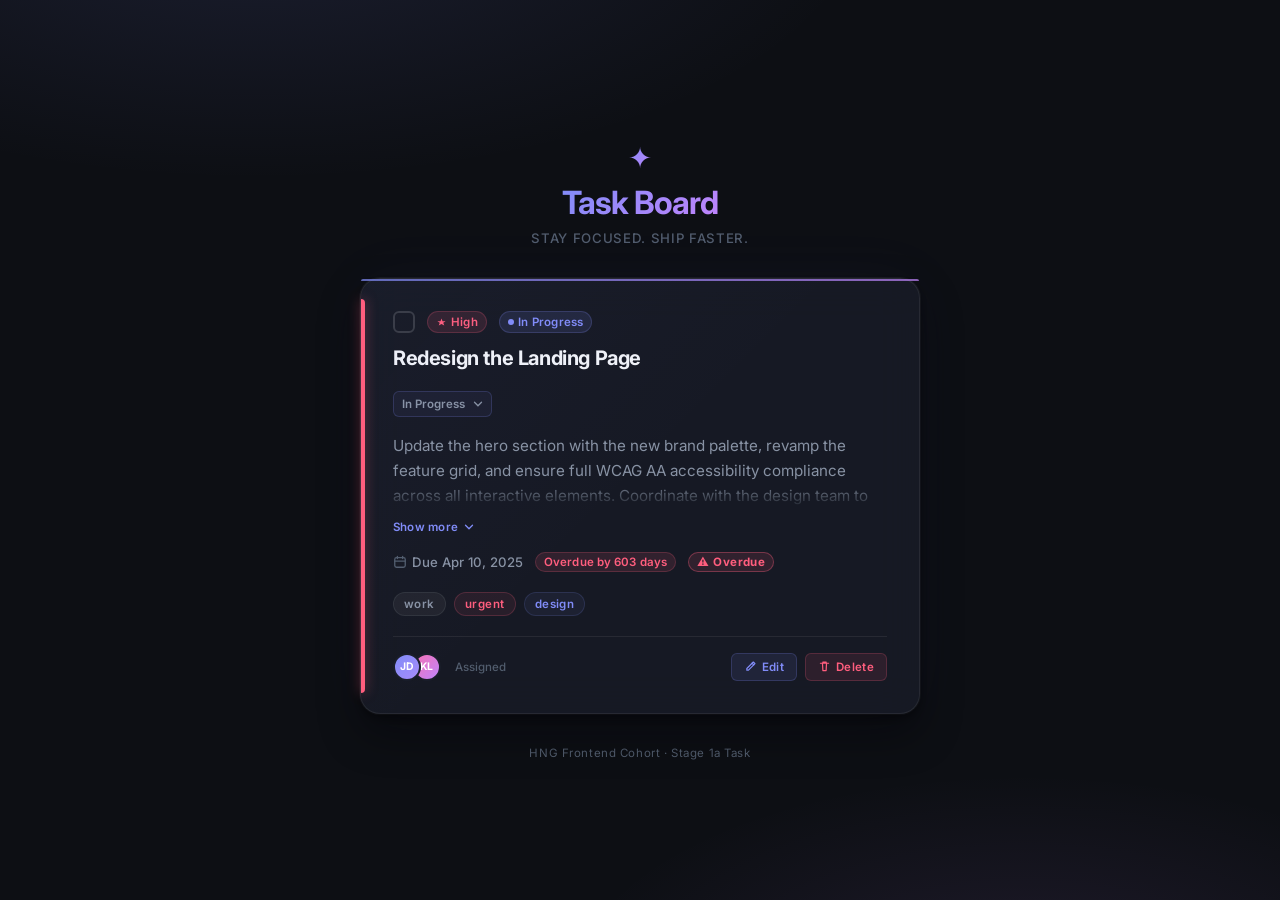
<file: HNG First Task/index.html>
<!DOCTYPE html>
<html lang="en">

<head>
  <meta charset="UTF-8" />
  <meta name="viewport" content="width=device-width, initial-scale=1.0" />
  <meta name="description"
    content="An interactive, stateful Todo Card component — HNG Frontend Cohort Stage 1a. Supports editing, status transitions, priority changes, expand/collapse, and overdue tracking." />
  <title>Todo Card — HNG Stage 1a</title>
  <link rel="preconnect" href="https://fonts.googleapis.com" />
  <link rel="preconnect" href="https://fonts.gstatic.com" crossorigin />
  <link href="https://fonts.googleapis.com/css2?family=Inter:wght@400;500;600;700&display=swap" rel="stylesheet" />
  <link rel="stylesheet" href="style.css" />
</head>

<body>
  <main class="page-wrapper">
    <header class="page-header">
      <div class="logo-mark" aria-hidden="true">✦</div>
      <h1 class="page-title">Task Board</h1>
      <p class="page-subtitle">Stay focused. Ship faster.</p>
    </header>

    <!-- ============================================================
           TODO CARD — Stage 1a (all Stage 0 + new testids)
      ============================================================ -->
    <article
      class="todo-card"
      data-testid="test-todo-card"
      aria-label="Todo item: Redesign the landing page"
      data-priority="high"
      data-status="in-progress"
    >

      <!-- ══ Priority Indicator (left border accent, changes by priority) ══ -->
      <div class="priority-indicator" data-testid="test-todo-priority-indicator" aria-hidden="true"></div>

      <!-- ══ VIEW MODE ══ -->
      <div class="view-mode">

        <!-- ── Card Header ── -->
        <header class="card-header">
          <div class="card-header-top">

            <!-- Checkbox toggle -->
            <div class="checkbox-wrapper">
              <input
                type="checkbox"
                id="todo-complete"
                data-testid="test-todo-complete-toggle"
                class="todo-checkbox"
                aria-label="Mark task as complete"
              />
              <label for="todo-complete" class="checkbox-label" aria-hidden="true">
                <span class="checkbox-custom" role="presentation">
                  <svg class="checkmark-icon" viewBox="0 0 12 10" fill="none" aria-hidden="true" focusable="false">
                    <path d="M1 5L4.5 8.5L11 1.5" stroke="currentColor" stroke-width="2" stroke-linecap="round"
                      stroke-linejoin="round" />
                  </svg>
                </span>
              </label>
            </div>

            <!-- Priority badge (display) -->
            <span class="priority-badge priority--high" data-testid="test-todo-priority" aria-label="Priority: High" role="status">
              <svg class="badge-icon" viewBox="0 0 16 16" fill="none" aria-hidden="true" focusable="false">
                <path d="M8 2L9.5 6H14L10.5 8.5L12 12.5L8 10L4 12.5L5.5 8.5L2 6H6.5L8 2Z" fill="currentColor" />
              </svg>
              High
            </span>

            <!-- Status badge (display only) -->
            <span class="status-badge status--in-progress" data-testid="test-todo-status" aria-label="Status: In Progress" role="status">
              <span class="status-dot" aria-hidden="true"></span>
              In Progress
            </span>
          </div>

          <!-- Task title -->
          <h2 class="card-title" data-testid="test-todo-title" id="card-title">
            Redesign the Landing Page
          </h2>
        </header>

        <!-- ── Card Body ── -->
        <div class="card-body">

          <!-- Status Control -->
          <div class="status-control-wrapper">
            <label for="status-control" class="sr-only">Task status</label>
            <select
              id="status-control"
              class="status-control"
              data-testid="test-todo-status-control"
              aria-label="Change task status"
            >
              <option value="pending">Pending</option>
              <option value="in-progress" selected>In Progress</option>
              <option value="done">Done</option>
            </select>
          </div>

          <!-- Description with expand/collapse -->
          <div class="description-block">
            <div
              class="card-collapsible"
              data-testid="test-todo-collapsible-section"
              id="todo-collapsible"
              aria-hidden="false"
            >
              <p class="card-description" data-testid="test-todo-description">
                Update the hero section with the new brand palette, revamp the
                feature grid, and ensure full WCAG AA accessibility compliance
                across all interactive elements. Coordinate with the design team
                to finalize typography choices and spacing system. Run Lighthouse
                audits on every breakpoint and address any regressions before the
                sprint demo on Friday.
              </p>
            </div>

            <button
              class="expand-toggle"
              data-testid="test-todo-expand-toggle"
              type="button"
              aria-expanded="false"
              aria-controls="todo-collapsible"
              aria-label="Show more description"
            >
              <span class="expand-toggle-text">Show more</span>
              <svg class="expand-icon" viewBox="0 0 16 16" fill="none" aria-hidden="true" focusable="false">
                <path d="M4 6L8 10L12 6" stroke="currentColor" stroke-width="1.5" stroke-linecap="round" stroke-linejoin="round" />
              </svg>
            </button>
          </div>

          <!-- Due date & time remaining -->
          <div class="time-info">
            <time class="due-date" data-testid="test-todo-due-date" datetime="2025-04-10T18:00:00Z" aria-label="Due date">
              <svg class="time-icon" viewBox="0 0 16 16" fill="none" aria-hidden="true" focusable="false">
                <rect x="2" y="3" width="12" height="11" rx="2" stroke="currentColor" stroke-width="1.5" />
                <path d="M5 1.5V4M11 1.5V4M2 7H14" stroke="currentColor" stroke-width="1.5" stroke-linecap="round" />
              </svg>
              Due Apr 10, 2025
            </time>

            <span
              class="time-remaining"
              data-testid="test-todo-time-remaining"
              aria-live="polite"
              aria-label="Time remaining"
              id="time-remaining-text"
            >
              <!-- populated by JS -->
            </span>

            <!-- Overdue indicator (shown conditionally by JS) -->
            <span
              class="overdue-indicator"
              data-testid="test-todo-overdue-indicator"
              aria-live="polite"
              role="alert"
              hidden
            >
              ⚠ Overdue
            </span>
          </div>
        </div>

        <!-- ── Tags ── -->
        <div class="card-tags" data-testid="test-todo-tags" aria-label="Tags">
          <ul role="list" class="tags-list">
            <li><span class="tag" data-testid="test-todo-tag-work" aria-label="Tag: work">work</span></li>
            <li><span class="tag tag--accent" data-testid="test-todo-tag-urgent" aria-label="Tag: urgent">urgent</span></li>
            <li><span class="tag tag--muted" aria-label="Tag: design">design</span></li>
          </ul>
        </div>

        <!-- ── Card Footer / Actions ── -->
        <footer class="card-footer">
          <div class="card-meta">
            <div class="avatar-group" aria-hidden="true">
              <div class="avatar avatar--1">JD</div>
              <div class="avatar avatar--2">KL</div>
            </div>
            <span class="assignee-label">Assigned</span>
          </div>

          <div class="card-actions" role="group" aria-label="Card actions">
            <button
              class="action-btn action-btn--edit"
              data-testid="test-todo-edit-button"
              aria-label="Edit task"
              type="button"
              id="edit-btn"
            >
              <svg viewBox="0 0 16 16" fill="none" class="btn-icon" aria-hidden="true" focusable="false">
                <path d="M11.5 2.5L13.5 4.5L5.5 12.5H3.5V10.5L11.5 2.5Z" stroke="currentColor" stroke-width="1.5"
                  stroke-linecap="round" stroke-linejoin="round" />
                <path d="M10 4L12 6" stroke="currentColor" stroke-width="1.5" stroke-linecap="round" />
              </svg>
              Edit
            </button>

            <button
              class="action-btn action-btn--delete"
              data-testid="test-todo-delete-button"
              aria-label="Delete task"
              type="button"
            >
              <svg viewBox="0 0 16 16" fill="none" class="btn-icon" aria-hidden="true" focusable="false">
                <path d="M3 4H13M6 4V2.5H10V4M5.5 4L6 13H10L10.5 4" stroke="currentColor" stroke-width="1.5"
                  stroke-linecap="round" stroke-linejoin="round" />
              </svg>
              Delete
            </button>
          </div>
        </footer>
      </div><!-- /view-mode -->

      <!-- ══ EDIT MODE FORM ══ -->
      <form
        class="edit-form"
        data-testid="test-todo-edit-form"
        aria-label="Edit task"
        hidden
        novalidate
      >
        <h3 class="edit-form-title">Edit Task</h3>

        <div class="form-group">
          <label for="edit-title" class="form-label">Title</label>
          <input
            type="text"
            id="edit-title"
            class="form-input"
            data-testid="test-todo-edit-title-input"
            placeholder="Task title"
            required
            autocomplete="off"
          />
        </div>

        <div class="form-group">
          <label for="edit-description" class="form-label">Description</label>
          <textarea
            id="edit-description"
            class="form-textarea"
            data-testid="test-todo-edit-description-input"
            placeholder="Describe the task…"
            rows="4"
          ></textarea>
        </div>

        <div class="form-row">
          <div class="form-group">
            <label for="edit-priority" class="form-label">Priority</label>
            <select
              id="edit-priority"
              class="form-select"
              data-testid="test-todo-edit-priority-select"
            >
              <option value="low">Low</option>
              <option value="medium">Medium</option>
              <option value="high" selected>High</option>
            </select>
          </div>

          <div class="form-group">
            <label for="edit-due-date" class="form-label">Due Date</label>
            <input
              type="date"
              id="edit-due-date"
              class="form-input"
              data-testid="test-todo-edit-due-date-input"
            />
          </div>
        </div>

        <div class="form-actions">
          <button
            type="button"
            class="action-btn action-btn--cancel"
            data-testid="test-todo-cancel-button"
            aria-label="Cancel editing"
          >
            Cancel
          </button>
          <button
            type="submit"
            class="action-btn action-btn--save"
            data-testid="test-todo-save-button"
            aria-label="Save changes"
          >
            <svg viewBox="0 0 16 16" fill="none" class="btn-icon" aria-hidden="true" focusable="false">
              <path d="M2 8L6 12L14 4" stroke="currentColor" stroke-width="2" stroke-linecap="round" stroke-linejoin="round" />
            </svg>
            Save
          </button>
        </div>
      </form><!-- /edit-form -->

      <!-- Completed overlay ribbon -->
      <div class="completed-ribbon" aria-hidden="true"><span>Done</span></div>

    </article>

    <p class="footer-note">HNG Frontend Cohort · Stage 1a Task</p>
  </main>

  <script src="app.js"></script>
</body>

</html>
</file>
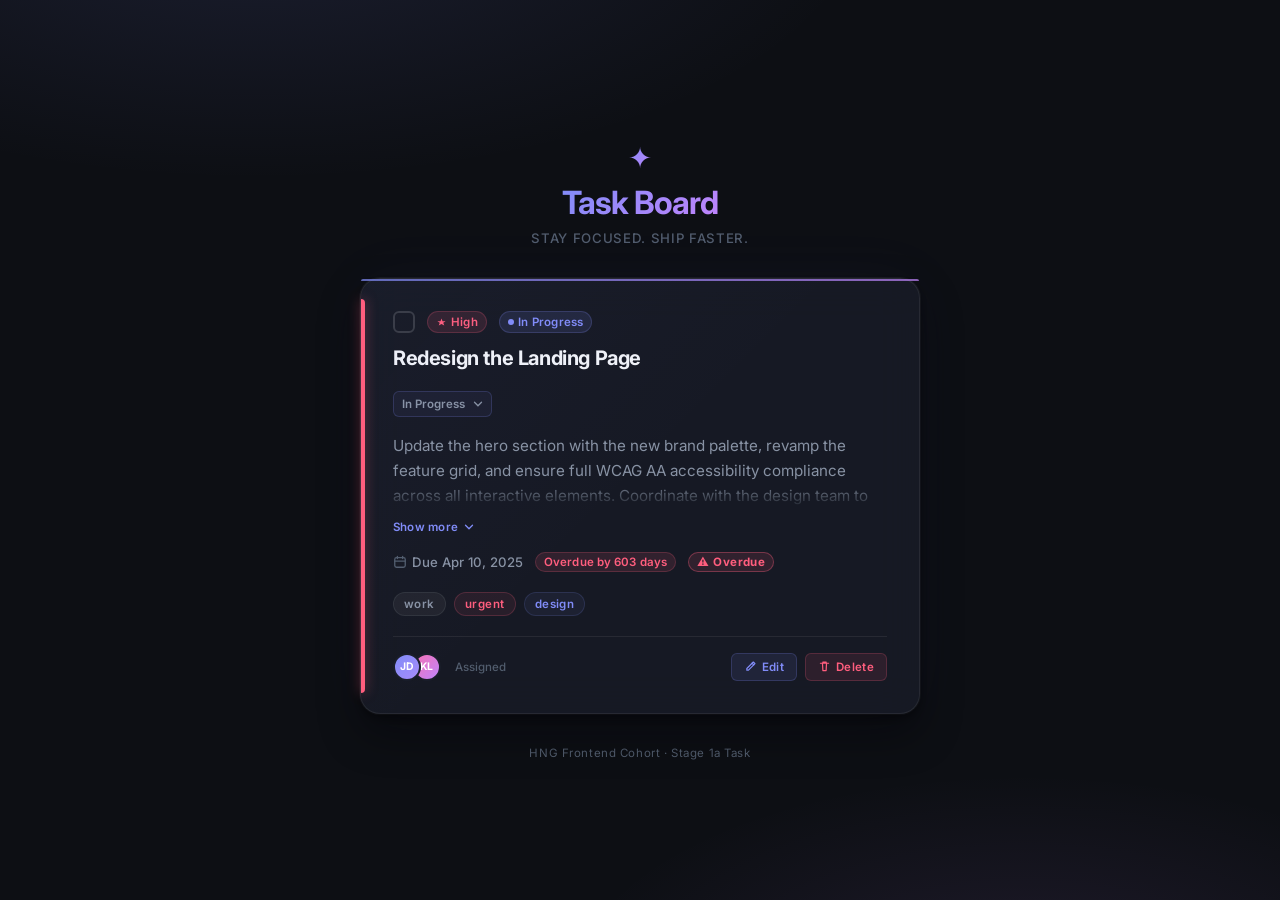
<file: HNG STage 1a/index.html>
<!DOCTYPE html>
<html lang="en">

<head>
  <meta charset="UTF-8" />
  <meta name="viewport" content="width=device-width, initial-scale=1.0" />
  <meta name="description"
    content="An interactive, stateful Todo Card component — HNG Frontend Cohort Stage 1a. Supports editing, status transitions, priority changes, expand/collapse, and overdue tracking." />
  <title>Todo Card — HNG Stage 1a</title>
  <link rel="preconnect" href="https://fonts.googleapis.com" />
  <link rel="preconnect" href="https://fonts.gstatic.com" crossorigin />
  <link href="https://fonts.googleapis.com/css2?family=Inter:wght@400;500;600;700&display=swap" rel="stylesheet" />
  <link rel="stylesheet" href="style.css" />
</head>

<body>
  <main class="page-wrapper">
    <header class="page-header">
      <div class="logo-mark" aria-hidden="true">✦</div>
      <h1 class="page-title">Task Board</h1>
      <p class="page-subtitle">Stay focused. Ship faster.</p>
    </header>

    <!-- ============================================================
           TODO CARD — Stage 1a (all Stage 0 + new testids)
      ============================================================ -->
    <article
      class="todo-card"
      data-testid="test-todo-card"
      aria-label="Todo item: Redesign the landing page"
      data-priority="high"
      data-status="in-progress"
    >

      <!-- ══ Priority Indicator (left border accent, changes by priority) ══ -->
      <div class="priority-indicator" data-testid="test-todo-priority-indicator" aria-hidden="true"></div>

      <!-- ══ VIEW MODE ══ -->
      <div class="view-mode">

        <!-- ── Card Header ── -->
        <header class="card-header">
          <div class="card-header-top">

            <!-- Checkbox toggle -->
            <div class="checkbox-wrapper">
              <input
                type="checkbox"
                id="todo-complete"
                data-testid="test-todo-complete-toggle"
                class="todo-checkbox"
                aria-label="Mark task as complete"
              />
              <label for="todo-complete" class="checkbox-label" aria-hidden="true">
                <span class="checkbox-custom" role="presentation">
                  <svg class="checkmark-icon" viewBox="0 0 12 10" fill="none" aria-hidden="true" focusable="false">
                    <path d="M1 5L4.5 8.5L11 1.5" stroke="currentColor" stroke-width="2" stroke-linecap="round"
                      stroke-linejoin="round" />
                  </svg>
                </span>
              </label>
            </div>

            <!-- Priority badge (display) -->
            <span class="priority-badge priority--high" data-testid="test-todo-priority" aria-label="Priority: High" role="status">
              <svg class="badge-icon" viewBox="0 0 16 16" fill="none" aria-hidden="true" focusable="false">
                <path d="M8 2L9.5 6H14L10.5 8.5L12 12.5L8 10L4 12.5L5.5 8.5L2 6H6.5L8 2Z" fill="currentColor" />
              </svg>
              High
            </span>

            <!-- Status badge (display only) -->
            <span class="status-badge status--in-progress" data-testid="test-todo-status" aria-label="Status: In Progress" role="status">
              <span class="status-dot" aria-hidden="true"></span>
              In Progress
            </span>
          </div>

          <!-- Task title -->
          <h2 class="card-title" data-testid="test-todo-title" id="card-title">
            Redesign the Landing Page
          </h2>
        </header>

        <!-- ── Card Body ── -->
        <div class="card-body">

          <!-- Status Control -->
          <div class="status-control-wrapper">
            <label for="status-control" class="sr-only">Task status</label>
            <select
              id="status-control"
              class="status-control"
              data-testid="test-todo-status-control"
              aria-label="Change task status"
            >
              <option value="pending">Pending</option>
              <option value="in-progress" selected>In Progress</option>
              <option value="done">Done</option>
            </select>
          </div>

          <!-- Description with expand/collapse -->
          <div class="description-block">
            <div
              class="card-collapsible"
              data-testid="test-todo-collapsible-section"
              id="todo-collapsible"
              aria-hidden="false"
            >
              <p class="card-description" data-testid="test-todo-description">
                Update the hero section with the new brand palette, revamp the
                feature grid, and ensure full WCAG AA accessibility compliance
                across all interactive elements. Coordinate with the design team
                to finalize typography choices and spacing system. Run Lighthouse
                audits on every breakpoint and address any regressions before the
                sprint demo on Friday.
              </p>
            </div>

            <button
              class="expand-toggle"
              data-testid="test-todo-expand-toggle"
              type="button"
              aria-expanded="false"
              aria-controls="todo-collapsible"
              aria-label="Show more description"
            >
              <span class="expand-toggle-text">Show more</span>
              <svg class="expand-icon" viewBox="0 0 16 16" fill="none" aria-hidden="true" focusable="false">
                <path d="M4 6L8 10L12 6" stroke="currentColor" stroke-width="1.5" stroke-linecap="round" stroke-linejoin="round" />
              </svg>
            </button>
          </div>

          <!-- Due date & time remaining -->
          <div class="time-info">
            <time class="due-date" data-testid="test-todo-due-date" datetime="2025-04-10T18:00:00Z" aria-label="Due date">
              <svg class="time-icon" viewBox="0 0 16 16" fill="none" aria-hidden="true" focusable="false">
                <rect x="2" y="3" width="12" height="11" rx="2" stroke="currentColor" stroke-width="1.5" />
                <path d="M5 1.5V4M11 1.5V4M2 7H14" stroke="currentColor" stroke-width="1.5" stroke-linecap="round" />
              </svg>
              Due Apr 10, 2025
            </time>

            <span
              class="time-remaining"
              data-testid="test-todo-time-remaining"
              aria-live="polite"
              aria-label="Time remaining"
              id="time-remaining-text"
            >
              <!-- populated by JS -->
            </span>

            <!-- Overdue indicator (shown conditionally by JS) -->
            <span
              class="overdue-indicator"
              data-testid="test-todo-overdue-indicator"
              aria-live="polite"
              role="alert"
              hidden
            >
              ⚠ Overdue
            </span>
          </div>
        </div>

        <!-- ── Tags ── -->
        <div class="card-tags" data-testid="test-todo-tags" aria-label="Tags">
          <ul role="list" class="tags-list">
            <li><span class="tag" data-testid="test-todo-tag-work" aria-label="Tag: work">work</span></li>
            <li><span class="tag tag--accent" data-testid="test-todo-tag-urgent" aria-label="Tag: urgent">urgent</span></li>
            <li><span class="tag tag--muted" aria-label="Tag: design">design</span></li>
          </ul>
        </div>

        <!-- ── Card Footer / Actions ── -->
        <footer class="card-footer">
          <div class="card-meta">
            <div class="avatar-group" aria-hidden="true">
              <div class="avatar avatar--1">JD</div>
              <div class="avatar avatar--2">KL</div>
            </div>
            <span class="assignee-label">Assigned</span>
          </div>

          <div class="card-actions" role="group" aria-label="Card actions">
            <button
              class="action-btn action-btn--edit"
              data-testid="test-todo-edit-button"
              aria-label="Edit task"
              type="button"
              id="edit-btn"
            >
              <svg viewBox="0 0 16 16" fill="none" class="btn-icon" aria-hidden="true" focusable="false">
                <path d="M11.5 2.5L13.5 4.5L5.5 12.5H3.5V10.5L11.5 2.5Z" stroke="currentColor" stroke-width="1.5"
                  stroke-linecap="round" stroke-linejoin="round" />
                <path d="M10 4L12 6" stroke="currentColor" stroke-width="1.5" stroke-linecap="round" />
              </svg>
              Edit
            </button>

            <button
              class="action-btn action-btn--delete"
              data-testid="test-todo-delete-button"
              aria-label="Delete task"
              type="button"
            >
              <svg viewBox="0 0 16 16" fill="none" class="btn-icon" aria-hidden="true" focusable="false">
                <path d="M3 4H13M6 4V2.5H10V4M5.5 4L6 13H10L10.5 4" stroke="currentColor" stroke-width="1.5"
                  stroke-linecap="round" stroke-linejoin="round" />
              </svg>
              Delete
            </button>
          </div>
        </footer>
      </div><!-- /view-mode -->

      <!-- ══ EDIT MODE FORM ══ -->
      <form
        class="edit-form"
        data-testid="test-todo-edit-form"
        aria-label="Edit task"
        hidden
        novalidate
      >
        <h3 class="edit-form-title">Edit Task</h3>

        <div class="form-group">
          <label for="edit-title" class="form-label">Title</label>
          <input
            type="text"
            id="edit-title"
            class="form-input"
            data-testid="test-todo-edit-title-input"
            placeholder="Task title"
            required
            autocomplete="off"
          />
        </div>

        <div class="form-group">
          <label for="edit-description" class="form-label">Description</label>
          <textarea
            id="edit-description"
            class="form-textarea"
            data-testid="test-todo-edit-description-input"
            placeholder="Describe the task…"
            rows="4"
          ></textarea>
        </div>

        <div class="form-row">
          <div class="form-group">
            <label for="edit-priority" class="form-label">Priority</label>
            <select
              id="edit-priority"
              class="form-select"
              data-testid="test-todo-edit-priority-select"
            >
              <option value="low">Low</option>
              <option value="medium">Medium</option>
              <option value="high" selected>High</option>
            </select>
          </div>

          <div class="form-group">
            <label for="edit-due-date" class="form-label">Due Date</label>
            <input
              type="date"
              id="edit-due-date"
              class="form-input"
              data-testid="test-todo-edit-due-date-input"
            />
          </div>
        </div>

        <div class="form-actions">
          <button
            type="button"
            class="action-btn action-btn--cancel"
            data-testid="test-todo-cancel-button"
            aria-label="Cancel editing"
          >
            Cancel
          </button>
          <button
            type="submit"
            class="action-btn action-btn--save"
            data-testid="test-todo-save-button"
            aria-label="Save changes"
          >
            <svg viewBox="0 0 16 16" fill="none" class="btn-icon" aria-hidden="true" focusable="false">
              <path d="M2 8L6 12L14 4" stroke="currentColor" stroke-width="2" stroke-linecap="round" stroke-linejoin="round" />
            </svg>
            Save
          </button>
        </div>
      </form><!-- /edit-form -->

      <!-- Completed overlay ribbon -->
      <div class="completed-ribbon" aria-hidden="true"><span>Done</span></div>

    </article>

    <p class="footer-note">HNG Frontend Cohort · Stage 1a Task</p>
  </main>

  <script src="app.js"></script>
</body>

</html>
</file>
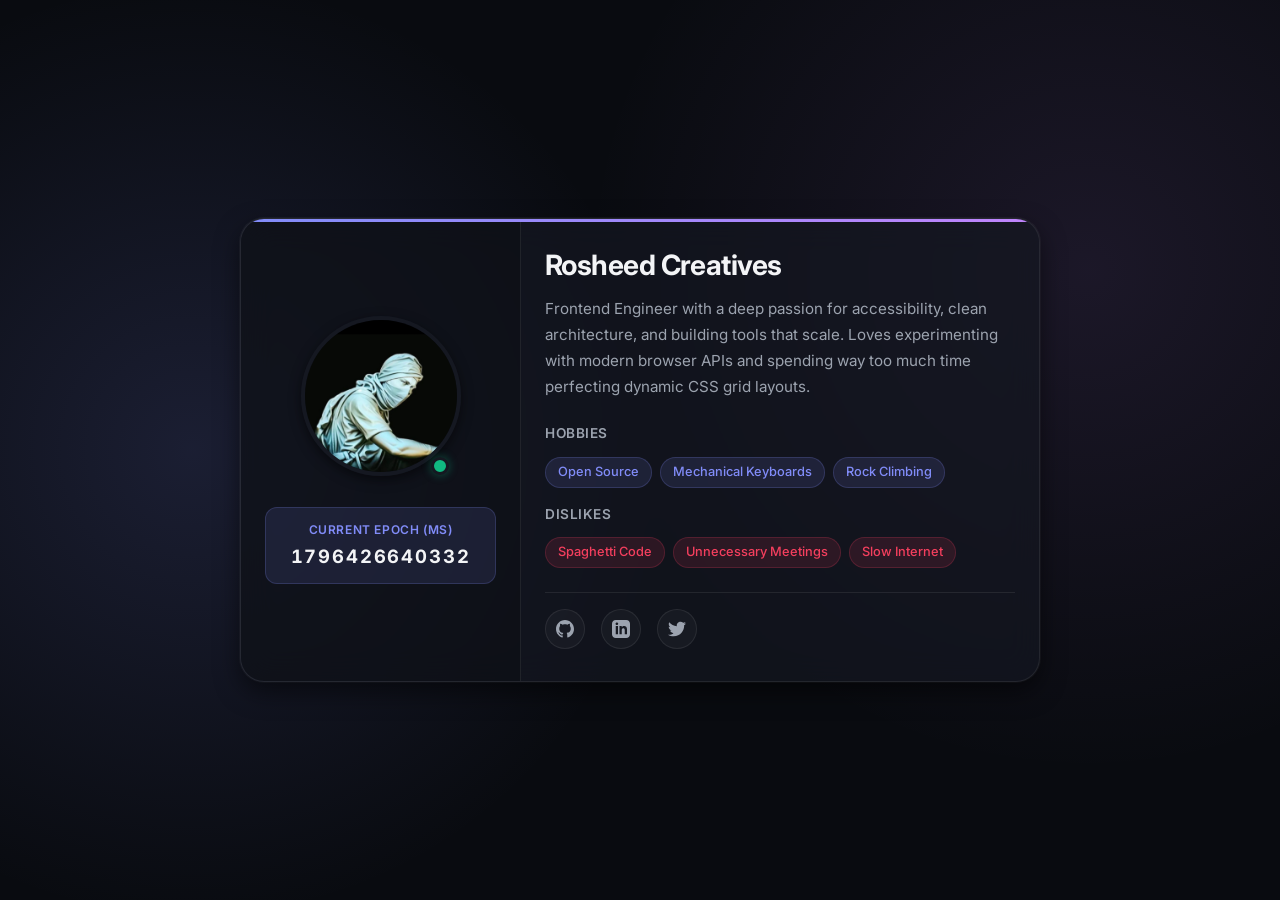
<file: HNG Stage 1b/index.html>
<!DOCTYPE html>
<html lang="en">

<head>
  <meta charset="UTF-8">
  <meta name="viewport" content="width=device-width, initial-scale=1.0">
  <title>Developer Profile</title>
  <meta name="description" content="Testable Developer Profile Card - Stage 1B HNG Cohort" />
  <link rel="preconnect" href="https://fonts.googleapis.com">
  <link rel="preconnect" href="https://fonts.gstatic.com" crossorigin>
  <link href="https://fonts.googleapis.com/css2?family=Inter:wght@400;500;600;700&display=swap" rel="stylesheet">
  <link rel="stylesheet" href="style.css">
</head>

<body>

  <main class="page-wrapper">
    <article class="profile-card" data-testid="test-profile-card" aria-labelledby="profile-name">

      <!-- Layout Container -->
      <div class="card-layout">

        <!-- Left Side: Avatar and Quick Stats -->
        <div class="card-sidebar">
          <figure class="avatar-container">
            <img src="./avatar.jpg"
              alt="Profile photograph of the user" class="avatar-image" data-testid="test-user-avatar" />
            <div class="status-indicator" aria-hidden="true"></div>
          </figure>

          <div class="live-time-container">
            <span class="time-label">Current Epoch (ms)</span>
            <span class="time-value" data-testid="test-user-time" aria-live="polite" role="timer"></span>
          </div>
        </div>

        <!-- Right Side: Details -->
        <div class="card-content">
          <header class="card-header">
            <h2 id="profile-name" class="user-name" data-testid="test-user-name">Rosheed Creatives</h2>
            <p class="user-bio" data-testid="test-user-bio">
              Frontend Engineer with a deep passion for accessibility, clean architecture, and building tools that
              scale. Loves experimenting with modern browser APIs and spending way too much time perfecting dynamic CSS
              grid layouts.
            </p>
          </header>

          <div class="info-sections">
            <section class="info-block" aria-labelledby="hobbies-title">
              <h3 id="hobbies-title" class="section-title">Hobbies</h3>
              <ul class="tags-list" data-testid="test-user-hobbies">
                <li class="tag">Open Source</li>
                <li class="tag">Mechanical Keyboards</li>
                <li class="tag">Rock Climbing</li>
              </ul>
            </section>

            <section class="info-block" aria-labelledby="dislikes-title">
              <h3 id="dislikes-title" class="section-title">Dislikes</h3>
              <ul class="tags-list tags-list--negative" data-testid="test-user-dislikes">
                <li class="tag">Spaghetti Code</li>
                <li class="tag">Unnecessary Meetings</li>
                <li class="tag">Slow Internet</li>
              </ul>
            </section>
          </div>

          <footer class="card-footer">
            <h3 class="sr-only">Social Links</h3>
            <nav data-testid="test-user-social-links" aria-label="Social connections">
              <ul class="social-list">
                <li>
                  <a href="https://github.com" target="_blank" rel="noopener noreferrer" class="social-link"
                    data-testid="test-user-social-github" aria-label="Github Profile">
                    <svg viewBox="0 0 24 24" fill="currentColor" aria-hidden="true" focusable="false">
                      <path
                        d="M12 0c-6.626 0-12 5.373-12 12 0 5.302 3.438 9.8 8.207 11.387.599.111.793-.261.793-.577v-2.234c-3.338.726-4.033-1.416-4.033-1.416-.546-1.387-1.333-1.756-1.333-1.756-1.089-.745.083-.729.083-.729 1.205.084 1.839 1.237 1.839 1.237 1.07 1.834 2.807 1.304 3.492.997.107-.775.418-1.305.762-1.604-2.665-.305-5.467-1.334-5.467-5.931 0-1.311.469-2.381 1.236-3.221-.124-.303-.535-1.524.117-3.176 0 0 1.008-.322 3.301 1.23.957-.266 1.983-.399 3.003-.404 1.02.005 2.047.138 3.006.404 2.291-1.552 3.297-1.23 3.297-1.23.653 1.653.242 2.874.118 3.176.77.84 1.235 1.911 1.235 3.221 0 4.609-2.807 5.624-5.479 5.921.43.372.823 1.102.823 2.222v3.293c0 .319.192.694.801.576 4.765-1.589 8.199-6.086 8.199-11.386 0-6.627-5.373-12-12-12z" />
                    </svg>
                  </a>
                </li>
                <li>
                  <a href="https://linkedin.com" target="_blank" rel="noopener noreferrer" class="social-link"
                    data-testid="test-user-social-linkedin" aria-label="LinkedIn Profile">
                    <svg viewBox="0 0 24 24" fill="currentColor" aria-hidden="true" focusable="false">
                      <path
                        d="M19 0h-14c-2.761 0-5 2.239-5 5v14c0 2.761 2.239 5 5 5h14c2.762 0 5-2.239 5-5v-14c0-2.761-2.238-5-5-5zm-11 19h-3v-11h3v11zm-1.5-12.268c-.966 0-1.75-.79-1.75-1.764s.784-1.764 1.75-1.764 1.75.79 1.75 1.764-.783 1.764-1.75 1.764zm13.5 12.268h-3v-5.604c0-3.368-4-3.113-4 0v5.604h-3v-11h3v1.765c1.396-2.586 7-2.777 7 2.476v6.759z" />
                    </svg>
                  </a>
                </li>
                <li>
                  <a href="https://twitter.com" target="_blank" rel="noopener noreferrer" class="social-link"
                    data-testid="test-user-social-twitter" aria-label="Twitter Profile">
                    <svg viewBox="0 0 24 24" fill="currentColor" aria-hidden="true" focusable="false">
                      <path
                        d="M24 4.557c-.883.392-1.832.656-2.828.775 1.017-.609 1.798-1.574 2.165-2.724-.951.564-2.005.974-3.127 1.195-.897-.957-2.178-1.555-3.594-1.555-3.179 0-5.515 2.966-4.797 6.045-4.091-.205-7.719-2.165-10.148-5.144-1.29 2.213-.669 5.108 1.523 6.574-.806-.026-1.566-.247-2.229-.616-.054 2.281 1.581 4.415 3.949 4.89-.693.188-1.452.232-2.224.084.626 1.956 2.444 3.379 4.6 3.419-2.07 1.623-4.678 2.348-7.29 2.04 2.179 1.397 4.768 2.212 7.548 2.212 9.142 0 14.307-7.721 13.995-14.646.962-.695 1.797-1.562 2.457-2.549z" />
                    </svg>
                  </a>
                </li>
              </ul>
            </nav>
          </footer>
        </div>

      </div>
    </article>
  </main>

  <script src="app.js"></script>
</body>

</html>
</file>
<file: HNG First Task/style.css>
/* ================================================================
   DESIGN TOKENS
   ================================================================ */
:root {
  --clr-bg: #0d0f14;
  --clr-bg-2: #13161e;
  --clr-surface: #1a1e2a;
  --clr-surface-glass: rgba(26, 30, 42, 0.75);
  --clr-border: rgba(255, 255, 255, 0.07);
  --clr-border-hover: rgba(255, 255, 255, 0.15);

  --clr-text-primary: #f0f2f8;
  --clr-text-secondary: #8892a4;
  --clr-text-muted: #525d6e;

  /* Priority */
  --clr-high: #ff5e7e;
  --clr-high-bg: rgba(255, 94, 126, 0.12);
  --clr-medium: #f59e0b;
  --clr-medium-bg: rgba(245, 158, 11, 0.12);
  --clr-low: #34d399;
  --clr-low-bg: rgba(52, 211, 153, 0.12);

  /* Status */
  --clr-in-progress: #818cf8;
  --clr-in-progress-bg: rgba(129, 140, 248, 0.12);
  --clr-done: #34d399;
  --clr-done-bg: rgba(52, 211, 153, 0.12);
  --clr-pending: #f59e0b;
  --clr-pending-bg: rgba(245, 158, 11, 0.12);

  /* Actions */
  --clr-edit: #818cf8;
  --clr-edit-bg: rgba(129, 140, 248, 0.1);
  --clr-delete: #ff5e7e;
  --clr-delete-bg: rgba(255, 94, 126, 0.1);
  --clr-save: #34d399;
  --clr-save-bg: rgba(52, 211, 153, 0.1);
  --clr-cancel: #8892a4;
  --clr-cancel-bg: rgba(136, 146, 164, 0.1);

  /* Accent gradient */
  --gradient-accent: linear-gradient(135deg, #818cf8 0%, #c084fc 100%);
  --gradient-bg: radial-gradient(
      ellipse 80% 50% at 20% -10%,
      rgba(129, 140, 248, 0.12) 0%,
      transparent 60%
    ),
    radial-gradient(
      ellipse 60% 40% at 80% 110%,
      rgba(192, 132, 252, 0.1) 0%,
      transparent 60%
    );

  /* Spacing */
  --sp-1: 4px;
  --sp-2: 8px;
  --sp-3: 12px;
  --sp-4: 16px;
  --sp-5: 20px;
  --sp-6: 24px;
  --sp-8: 32px;

  /* Radius */
  --radius-sm: 6px;
  --radius-md: 12px;
  --radius-lg: 20px;
  --radius-pill: 100px;

  /* Typography */
  --font-sans: "Inter", system-ui, -apple-system, sans-serif;
  --fs-xs: 0.72rem;
  --fs-sm: 0.825rem;
  --fs-base: 0.95rem;
  --fs-lg: 1.15rem;
  --fs-xl: 1.5rem;
  --fs-2xl: 2rem;

  /* Shadows */
  --shadow-card: 0 4px 6px rgba(0, 0, 0, 0.3),
    0 20px 40px rgba(0, 0, 0, 0.4), 0 0 0 1px rgba(255, 255, 255, 0.05),
    0 0 60px rgba(129, 140, 248, 0.05);
  --shadow-card-hover: 0 8px 12px rgba(0, 0, 0, 0.35),
    0 28px 56px rgba(0, 0, 0, 0.5), 0 0 0 1px rgba(129, 140, 248, 0.2),
    0 0 80px rgba(129, 140, 248, 0.1);
  --shadow-btn-edit: 0 4px 14px rgba(129, 140, 248, 0.25);
  --shadow-btn-delete: 0 4px 14px rgba(255, 94, 126, 0.25);

  /* Transitions */
  --transition-fast: 150ms ease;
  --transition-base: 250ms ease;
  --transition-smooth: 350ms cubic-bezier(0.4, 0, 0.2, 1);
}

/* ================================================================
   RESET & BASE
   ================================================================ */
*,
*::before,
*::after {
  box-sizing: border-box;
  margin: 0;
  padding: 0;
}

html {
  scroll-behavior: smooth;
}

body {
  font-family: var(--font-sans);
  background-color: var(--clr-bg);
  background-image: var(--gradient-bg);
  background-attachment: fixed;
  color: var(--clr-text-primary);
  min-height: 100dvh;
  display: flex;
  flex-direction: column;
  -webkit-font-smoothing: antialiased;
  -moz-osx-font-smoothing: grayscale;
}

/* Screen-reader only utility */
.sr-only {
  position: absolute;
  width: 1px;
  height: 1px;
  padding: 0;
  margin: -1px;
  overflow: hidden;
  clip: rect(0, 0, 0, 0);
  white-space: nowrap;
  border: 0;
}

/* ================================================================
   FOCUS STYLES (WCAG AA)
   ================================================================ */
:focus-visible {
  outline: 2px solid var(--clr-in-progress);
  outline-offset: 3px;
  border-radius: var(--radius-sm);
}

/* ================================================================
   PAGE LAYOUT
   ================================================================ */
.page-wrapper {
  display: flex;
  flex-direction: column;
  align-items: center;
  justify-content: center;
  gap: var(--sp-8);
  min-height: 100dvh;
  padding: var(--sp-8) var(--sp-4);
}

.page-header {
  text-align: center;
  display: flex;
  flex-direction: column;
  align-items: center;
  gap: var(--sp-2);
  animation: fadeSlideDown 0.6s var(--transition-smooth) both;
}

.logo-mark {
  font-size: 1.8rem;
  background: var(--gradient-accent);
  -webkit-background-clip: text;
  -webkit-text-fill-color: transparent;
  background-clip: text;
  animation: pulse-glow 3s ease-in-out infinite;
}

.page-title {
  font-size: var(--fs-xl);
  font-weight: 700;
  letter-spacing: -0.03em;
  background: var(--gradient-accent);
  -webkit-background-clip: text;
  -webkit-text-fill-color: transparent;
  background-clip: text;
}

.page-subtitle {
  font-size: var(--fs-sm);
  color: var(--clr-text-muted);
  letter-spacing: 0.05em;
  text-transform: uppercase;
  font-weight: 500;
}

.footer-note {
  font-size: var(--fs-xs);
  color: var(--clr-text-muted);
  letter-spacing: 0.05em;
  animation: fadeIn 1s 0.8s both;
}

/* ================================================================
   TODO CARD
   ================================================================ */
.todo-card {
  position: relative;
  background: var(--clr-surface-glass);
  backdrop-filter: blur(20px);
  -webkit-backdrop-filter: blur(20px);
  border: 1px solid var(--clr-border);
  border-radius: var(--radius-lg);
  box-shadow: var(--shadow-card);
  width: 100%;
  max-width: 520px;
  padding: var(--sp-6);
  display: flex;
  flex-direction: column;
  gap: var(--sp-5);
  /* Removed overflow:hidden so priority indicator doesn't clip */
  transition: box-shadow var(--transition-smooth),
    border-color var(--transition-base), transform var(--transition-smooth);
  animation: fadeSlideUp 0.6s 0.15s var(--transition-smooth) both;
}

.todo-card::before {
  content: "";
  position: absolute;
  inset: 0;
  background: linear-gradient(
    135deg,
    rgba(129, 140, 248, 0.03) 0%,
    transparent 50%
  );
  pointer-events: none;
  border-radius: inherit;
}

.todo-card::after {
  content: "";
  position: absolute;
  top: 0;
  left: 0;
  right: 0;
  height: 2px;
  background: var(--gradient-accent);
  border-radius: var(--radius-lg) var(--radius-lg) 0 0;
  opacity: 0.7;
}

.todo-card:hover {
  box-shadow: var(--shadow-card-hover);
  border-color: var(--clr-border-hover);
  transform: translateY(-2px);
}

/* Completed state */
.todo-card.is-complete .card-title {
  text-decoration: line-through;
  color: var(--clr-text-muted);
}

.todo-card.is-complete .card-description {
  opacity: 0.5;
}

/* ── Priority Indicator (left border accent) ── */
.priority-indicator {
  position: absolute;
  left: 0;
  top: 20px;
  bottom: 20px;
  width: 4px;
  border-radius: 0 4px 4px 0;
  transition: background var(--transition-base);
}

.todo-card[data-priority="high"] .priority-indicator {
  background: var(--clr-high);
  box-shadow: 0 0 12px rgba(255, 94, 126, 0.5);
}

.todo-card[data-priority="medium"] .priority-indicator {
  background: var(--clr-medium);
  box-shadow: 0 0 12px rgba(245, 158, 11, 0.5);
}

.todo-card[data-priority="low"] .priority-indicator {
  background: var(--clr-low);
  box-shadow: 0 0 12px rgba(52, 211, 153, 0.5);
}

/* Overdue card accent */
.todo-card[data-status="in-progress"].is-overdue,
.todo-card[data-status="pending"].is-overdue {
  border-color: rgba(255, 94, 126, 0.3);
}

/* ── View Mode / Edit Form visibility ── */
.view-mode[hidden],
.edit-form[hidden] {
  display: none;
}

.view-mode {
  display: flex;
  flex-direction: column;
  gap: var(--sp-5);
}

/* ── Card Header ── */
.card-header {
  display: flex;
  flex-direction: column;
  gap: var(--sp-3);
}

.card-header-top {
  display: flex;
  align-items: center;
  gap: var(--sp-3);
  flex-wrap: wrap;
}

/* ── Checkbox ── */
.checkbox-wrapper {
  display: flex;
  align-items: center;
}

.todo-checkbox {
  position: absolute;
  opacity: 0;
  width: 0;
  height: 0;
  pointer-events: none;
}

.checkbox-label {
  cursor: pointer;
  display: inline-flex;
  align-items: center;
}

.checkbox-custom {
  display: flex;
  align-items: center;
  justify-content: center;
  width: 22px;
  height: 22px;
  border: 2px solid var(--clr-border-hover);
  border-radius: var(--radius-sm);
  background: transparent;
  transition: background var(--transition-base),
    border-color var(--transition-base), box-shadow var(--transition-base);
  color: transparent;
  flex-shrink: 0;
}

.checkmark-icon {
  width: 12px;
  height: 10px;
  transition: opacity var(--transition-fast), transform var(--transition-base);
  opacity: 0;
  transform: scale(0.5);
}

.todo-checkbox:focus-visible + .checkbox-label .checkbox-custom {
  outline: 2px solid var(--clr-in-progress);
  outline-offset: 2px;
}

.todo-checkbox:checked + .checkbox-label .checkbox-custom {
  background: var(--gradient-accent);
  border-color: transparent;
  box-shadow: 0 0 0 4px rgba(129, 140, 248, 0.2);
  color: #fff;
}

.todo-checkbox:checked + .checkbox-label .checkmark-icon {
  opacity: 1;
  transform: scale(1);
}

/* ── Badges ── */
.priority-badge,
.status-badge {
  display: inline-flex;
  align-items: center;
  gap: var(--sp-1);
  padding: 3px var(--sp-2);
  border-radius: var(--radius-pill);
  font-size: var(--fs-xs);
  font-weight: 600;
  letter-spacing: 0.02em;
  user-select: none;
}

.badge-icon {
  width: 11px;
  height: 11px;
}

/* Priority variants */
.priority--high {
  color: var(--clr-high);
  background: var(--clr-high-bg);
  border: 1px solid rgba(255, 94, 126, 0.2);
}

.priority--medium {
  color: var(--clr-medium);
  background: var(--clr-medium-bg);
  border: 1px solid rgba(245, 158, 11, 0.2);
}

.priority--low {
  color: var(--clr-low);
  background: var(--clr-low-bg);
  border: 1px solid rgba(52, 211, 153, 0.2);
}

/* Status variants */
.status-dot {
  width: 6px;
  height: 6px;
  border-radius: 50%;
  background: currentColor;
  flex-shrink: 0;
}

.status--in-progress {
  color: var(--clr-in-progress);
  background: var(--clr-in-progress-bg);
  border: 1px solid rgba(129, 140, 248, 0.2);
}

.status--done {
  color: var(--clr-done);
  background: var(--clr-done-bg);
  border: 1px solid rgba(52, 211, 153, 0.2);
}

.status--pending {
  color: var(--clr-pending);
  background: var(--clr-pending-bg);
  border: 1px solid rgba(245, 158, 11, 0.2);
}

/* ── Status Control Dropdown ── */
.status-control-wrapper {
  display: flex;
  align-items: center;
}

.status-control {
  appearance: none;
  -webkit-appearance: none;
  background: rgba(129, 140, 248, 0.06);
  border: 1px solid rgba(129, 140, 248, 0.2);
  border-radius: var(--radius-sm);
  color: var(--clr-text-secondary);
  font-family: var(--font-sans);
  font-size: var(--fs-xs);
  font-weight: 600;
  padding: 5px var(--sp-3) 5px var(--sp-2);
  cursor: pointer;
  transition: border-color var(--transition-fast), background var(--transition-fast);
  background-image: url("data:image/svg+xml,%3Csvg xmlns='http://www.w3.org/2000/svg' viewBox='0 0 16 16' fill='none'%3E%3Cpath d='M4 6L8 10L12 6' stroke='%238892a4' stroke-width='1.5' stroke-linecap='round'/%3E%3C/svg%3E");
  background-repeat: no-repeat;
  background-position: right 6px center;
  background-size: 14px;
  padding-right: 26px;
}

.status-control:hover,
.status-control:focus {
  border-color: rgba(129, 140, 248, 0.4);
  background-color: rgba(129, 140, 248, 0.1);
  outline: none;
}

.status-control:focus-visible {
  outline: 2px solid var(--clr-in-progress);
  outline-offset: 2px;
}

.status-control option {
  background: var(--clr-surface);
  color: var(--clr-text-primary);
}

/* ── Title ── */
.card-title {
  font-size: var(--fs-lg);
  font-weight: 700;
  color: var(--clr-text-primary);
  letter-spacing: -0.02em;
  line-height: 1.3;
  transition: color var(--transition-base), text-decoration var(--transition-base);
}

/* ── Body ── */
.card-body {
  display: flex;
  flex-direction: column;
  gap: var(--sp-4);
}

/* ── Description with collapse ── */
.description-block {
  display: flex;
  flex-direction: column;
  gap: var(--sp-2);
}

.card-collapsible {
  overflow: hidden;
  transition: max-height var(--transition-smooth);
  max-height: 2000px; /* generous open height */
}

.card-collapsible.is-collapsed {
  /* Show ~3 lines, then clip */
  max-height: 4.8em;
  -webkit-mask-image: linear-gradient(to bottom, black 60%, transparent 100%);
  mask-image: linear-gradient(to bottom, black 60%, transparent 100%);
}

.card-description {
  font-size: var(--fs-base);
  color: var(--clr-text-secondary);
  line-height: 1.65;
  transition: opacity var(--transition-base);
}

/* Expand / Collapse toggle button */
.expand-toggle {
  display: inline-flex;
  align-items: center;
  gap: 4px;
  background: none;
  border: none;
  color: var(--clr-in-progress);
  font-family: var(--font-sans);
  font-size: var(--fs-xs);
  font-weight: 600;
  cursor: pointer;
  padding: 2px 0;
  letter-spacing: 0.02em;
  transition: opacity var(--transition-fast);
  align-self: flex-start;
}

.expand-toggle:hover {
  opacity: 0.75;
}

.expand-icon {
  width: 14px;
  height: 14px;
  transition: transform var(--transition-base);
}

/* ── Time info ── */
.time-info {
  display: flex;
  align-items: center;
  flex-wrap: wrap;
  gap: var(--sp-3);
}

.due-date,
.time-remaining {
  display: inline-flex;
  align-items: center;
  gap: 5px;
  font-size: var(--fs-sm);
  font-weight: 500;
}

.due-date {
  color: var(--clr-text-secondary);
}

.time-icon {
  width: 14px;
  height: 14px;
  color: var(--clr-text-muted);
  flex-shrink: 0;
}

.time-remaining {
  color: var(--clr-in-progress);
  background: var(--clr-in-progress-bg);
  padding: 2px var(--sp-2);
  border-radius: var(--radius-pill);
  border: 1px solid rgba(129, 140, 248, 0.2);
  font-size: var(--fs-xs);
  font-weight: 600;
  letter-spacing: 0.01em;
}

.time-remaining.overdue {
  color: var(--clr-high);
  background: var(--clr-high-bg);
  border-color: rgba(255, 94, 126, 0.2);
}

.time-remaining.due-soon {
  color: var(--clr-medium);
  background: var(--clr-medium-bg);
  border-color: rgba(245, 158, 11, 0.2);
}

.time-remaining.done-time {
  color: var(--clr-done);
  background: var(--clr-done-bg);
  border-color: rgba(52, 211, 153, 0.2);
}

/* ── Overdue Indicator ── */
.overdue-indicator {
  display: inline-flex;
  align-items: center;
  gap: 4px;
  padding: 2px var(--sp-2);
  border-radius: var(--radius-pill);
  font-size: var(--fs-xs);
  font-weight: 700;
  letter-spacing: 0.04em;
  color: var(--clr-high);
  background: var(--clr-high-bg);
  border: 1px solid rgba(255, 94, 126, 0.35);
  animation: pulse-overdue 2s ease-in-out infinite;
}

@keyframes pulse-overdue {
  0%, 100% { opacity: 1; }
  50%       { opacity: 0.6; }
}

/* ── Tags ── */
.card-tags {
  display: flex;
  flex-direction: column;
  gap: var(--sp-2);
}

.tags-list {
  list-style: none;
  display: flex;
  flex-wrap: wrap;
  gap: var(--sp-2);
}

.tag {
  display: inline-flex;
  align-items: center;
  padding: 4px 10px;
  border-radius: var(--radius-pill);
  font-size: var(--fs-xs);
  font-weight: 600;
  letter-spacing: 0.04em;
  text-transform: lowercase;
  background: rgba(255, 255, 255, 0.05);
  color: var(--clr-text-secondary);
  border: 1px solid var(--clr-border);
  transition: background var(--transition-fast), color var(--transition-fast),
    border-color var(--transition-fast);
  user-select: none;
  cursor: default;
}

.tag:hover {
  background: rgba(255, 255, 255, 0.09);
  border-color: var(--clr-border-hover);
  color: var(--clr-text-primary);
}

.tag--accent {
  background: rgba(255, 94, 126, 0.08);
  color: var(--clr-high);
  border-color: rgba(255, 94, 126, 0.2);
}

.tag--accent:hover {
  background: rgba(255, 94, 126, 0.15);
}

.tag--muted {
  background: rgba(129, 140, 248, 0.07);
  color: var(--clr-in-progress);
  border-color: rgba(129, 140, 248, 0.15);
}

.tag--muted:hover {
  background: rgba(129, 140, 248, 0.14);
}

/* ── Footer ── */
.card-footer {
  display: flex;
  align-items: center;
  justify-content: space-between;
  padding-top: var(--sp-4);
  border-top: 1px solid var(--clr-border);
  gap: var(--sp-3);
  flex-wrap: wrap;
}

.card-meta {
  display: flex;
  align-items: center;
  gap: var(--sp-2);
}

.avatar-group {
  display: flex;
}

.avatar {
  width: 28px;
  height: 28px;
  border-radius: 50%;
  display: flex;
  align-items: center;
  justify-content: center;
  font-size: 0.65rem;
  font-weight: 700;
  letter-spacing: 0.01em;
  border: 2px solid var(--clr-surface);
  margin-right: -8px;
}

.avatar--1 {
  background: linear-gradient(135deg, #818cf8, #a78bfa);
  color: #fff;
  z-index: 2;
}

.avatar--2 {
  background: linear-gradient(135deg, #f472b6, #c084fc);
  color: #fff;
  z-index: 1;
}

.assignee-label {
  font-size: var(--fs-xs);
  color: var(--clr-text-muted);
  font-weight: 500;
  margin-left: 14px;
}

/* ── Action Buttons ── */
.card-actions {
  display: flex;
  align-items: center;
  gap: var(--sp-2);
}

.action-btn {
  display: inline-flex;
  align-items: center;
  gap: 5px;
  padding: 6px var(--sp-3);
  border-radius: var(--radius-sm);
  font-size: var(--fs-xs);
  font-weight: 600;
  letter-spacing: 0.03em;
  border: 1px solid transparent;
  cursor: pointer;
  font-family: var(--font-sans);
  transition: background var(--transition-fast), color var(--transition-fast),
    border-color var(--transition-fast), box-shadow var(--transition-fast),
    transform var(--transition-fast);
  -webkit-font-smoothing: antialiased;
}

.action-btn:active {
  transform: scale(0.96);
}

.btn-icon {
  width: 13px;
  height: 13px;
}

.action-btn--edit {
  background: var(--clr-edit-bg);
  color: var(--clr-edit);
  border-color: rgba(129, 140, 248, 0.2);
}

.action-btn--edit:hover {
  background: rgba(129, 140, 248, 0.18);
  border-color: rgba(129, 140, 248, 0.4);
  box-shadow: var(--shadow-btn-edit);
}

.action-btn--delete {
  background: var(--clr-delete-bg);
  color: var(--clr-delete);
  border-color: rgba(255, 94, 126, 0.2);
}

.action-btn--delete:hover {
  background: rgba(255, 94, 126, 0.18);
  border-color: rgba(255, 94, 126, 0.4);
  box-shadow: var(--shadow-btn-delete);
}

/* ── Completed Ribbon ── */
.completed-ribbon {
  position: absolute;
  top: 16px;
  right: -30px;
  background: var(--gradient-accent);
  color: #fff;
  font-size: var(--fs-xs);
  font-weight: 700;
  letter-spacing: 0.08em;
  text-transform: uppercase;
  padding: 4px 36px;
  transform: rotate(35deg);
  opacity: 0;
  transition: opacity var(--transition-base);
  pointer-events: none;
  user-select: none;
  z-index: 10;
}

.todo-card.is-complete .completed-ribbon {
  opacity: 1;
}

/* ================================================================
   EDIT FORM
   ================================================================ */
.edit-form {
  display: flex;
  flex-direction: column;
  gap: var(--sp-4);
  animation: fadeSlideUp 0.25s ease both;
}

.edit-form-title {
  font-size: var(--fs-base);
  font-weight: 700;
  color: var(--clr-text-primary);
  letter-spacing: -0.01em;
  padding-bottom: var(--sp-3);
  border-bottom: 1px solid var(--clr-border);
}

.form-group {
  display: flex;
  flex-direction: column;
  gap: var(--sp-1);
  flex: 1;
}

.form-label {
  font-size: var(--fs-xs);
  font-weight: 600;
  color: var(--clr-text-secondary);
  letter-spacing: 0.03em;
  text-transform: uppercase;
}

.form-input,
.form-textarea,
.form-select {
  background: rgba(255, 255, 255, 0.04);
  border: 1px solid var(--clr-border-hover);
  border-radius: var(--radius-sm);
  color: var(--clr-text-primary);
  font-family: var(--font-sans);
  font-size: var(--fs-sm);
  padding: var(--sp-2) var(--sp-3);
  width: 100%;
  transition: border-color var(--transition-fast), background var(--transition-fast),
    box-shadow var(--transition-fast);
}

.form-input:focus,
.form-textarea:focus,
.form-select:focus {
  outline: none;
  border-color: var(--clr-in-progress);
  background: rgba(129, 140, 248, 0.06);
  box-shadow: 0 0 0 3px rgba(129, 140, 248, 0.15);
}

.form-input.input-error {
  border-color: var(--clr-high);
  box-shadow: 0 0 0 3px rgba(255, 94, 126, 0.15);
}

.form-textarea {
  resize: vertical;
  min-height: 80px;
  line-height: 1.6;
}

.form-select {
  appearance: none;
  -webkit-appearance: none;
  background-image: url("data:image/svg+xml,%3Csvg xmlns='http://www.w3.org/2000/svg' viewBox='0 0 16 16' fill='none'%3E%3Cpath d='M4 6L8 10L12 6' stroke='%238892a4' stroke-width='1.5' stroke-linecap='round'/%3E%3C/svg%3E");
  background-repeat: no-repeat;
  background-position: right 10px center;
  background-size: 14px;
  padding-right: 32px;
  cursor: pointer;
}

.form-select option {
  background: var(--clr-surface);
  color: var(--clr-text-primary);
}

/* Horizontal row layout for priority + date on ≥ 480px */
.form-row {
  display: flex;
  flex-direction: column;
  gap: var(--sp-4);
}

/* Form action buttons */
.form-actions {
  display: flex;
  align-items: center;
  justify-content: flex-end;
  gap: var(--sp-2);
  padding-top: var(--sp-3);
  border-top: 1px solid var(--clr-border);
  flex-wrap: wrap;
}

.action-btn--save {
  background: rgba(52, 211, 153, 0.12);
  color: var(--clr-save);
  border-color: rgba(52, 211, 153, 0.25);
}

.action-btn--save:hover {
  background: rgba(52, 211, 153, 0.2);
  border-color: rgba(52, 211, 153, 0.45);
  box-shadow: 0 4px 14px rgba(52, 211, 153, 0.2);
}

.action-btn--cancel {
  background: var(--clr-cancel-bg);
  color: var(--clr-cancel);
  border-color: rgba(136, 146, 164, 0.2);
}

.action-btn--cancel:hover {
  background: rgba(136, 146, 164, 0.18);
  border-color: rgba(136, 146, 164, 0.4);
}

/* ================================================================
   ANIMATIONS
   ================================================================ */
@keyframes fadeSlideDown {
  from { opacity: 0; transform: translateY(-20px); }
  to   { opacity: 1; transform: translateY(0); }
}

@keyframes fadeSlideUp {
  from { opacity: 0; transform: translateY(24px); }
  to   { opacity: 1; transform: translateY(0); }
}

@keyframes fadeIn {
  from { opacity: 0; }
  to   { opacity: 1; }
}

@keyframes pulse-glow {
  0%, 100% { filter: brightness(1); }
  50%       { filter: brightness(1.4); }
}

@keyframes statusPop {
  0%   { transform: scale(1); }
  40%  { transform: scale(1.12); }
  100% { transform: scale(1); }
}

/* ================================================================
   RESPONSIVE
   ================================================================ */

/* 320px — smallest supported */
@media (max-width: 360px) {
  .todo-card {
    padding: var(--sp-4);
    gap: var(--sp-4);
  }

  .card-title {
    font-size: var(--fs-base);
  }

  .form-actions {
    flex-direction: column-reverse;
    align-items: stretch;
  }

  .form-actions .action-btn {
    justify-content: center;
    width: 100%;
  }
}

/* Tablet / desktop — form-row goes horizontal */
@media (min-width: 480px) {
  .form-row {
    flex-direction: row;
  }
}

@media (min-width: 640px) {
  .todo-card {
    padding: var(--sp-8);
  }

  .card-title {
    font-size: 1.25rem;
  }

  .page-title {
    font-size: var(--fs-2xl);
  }
}

/* 768px tablet */
@media (min-width: 768px) {
  .todo-card {
    max-width: 560px;
  }
}

/* ================================================================
   REDUCED MOTION
   ================================================================ */
@media (prefers-reduced-motion: reduce) {
  *,
  *::before,
  *::after {
    animation-duration: 0.01ms !important;
    transition-duration: 0.01ms !important;
  }
}
</file>
<file: HNG STage 1a/style.css>
/* ================================================================
   DESIGN TOKENS
   ================================================================ */
:root {
  --clr-bg: #0d0f14;
  --clr-bg-2: #13161e;
  --clr-surface: #1a1e2a;
  --clr-surface-glass: rgba(26, 30, 42, 0.75);
  --clr-border: rgba(255, 255, 255, 0.07);
  --clr-border-hover: rgba(255, 255, 255, 0.15);

  --clr-text-primary: #f0f2f8;
  --clr-text-secondary: #8892a4;
  --clr-text-muted: #525d6e;

  /* Priority */
  --clr-high: #ff5e7e;
  --clr-high-bg: rgba(255, 94, 126, 0.12);
  --clr-medium: #f59e0b;
  --clr-medium-bg: rgba(245, 158, 11, 0.12);
  --clr-low: #34d399;
  --clr-low-bg: rgba(52, 211, 153, 0.12);

  /* Status */
  --clr-in-progress: #818cf8;
  --clr-in-progress-bg: rgba(129, 140, 248, 0.12);
  --clr-done: #34d399;
  --clr-done-bg: rgba(52, 211, 153, 0.12);
  --clr-pending: #f59e0b;
  --clr-pending-bg: rgba(245, 158, 11, 0.12);

  /* Actions */
  --clr-edit: #818cf8;
  --clr-edit-bg: rgba(129, 140, 248, 0.1);
  --clr-delete: #ff5e7e;
  --clr-delete-bg: rgba(255, 94, 126, 0.1);
  --clr-save: #34d399;
  --clr-save-bg: rgba(52, 211, 153, 0.1);
  --clr-cancel: #8892a4;
  --clr-cancel-bg: rgba(136, 146, 164, 0.1);

  /* Accent gradient */
  --gradient-accent: linear-gradient(135deg, #818cf8 0%, #c084fc 100%);
  --gradient-bg: radial-gradient(
      ellipse 80% 50% at 20% -10%,
      rgba(129, 140, 248, 0.12) 0%,
      transparent 60%
    ),
    radial-gradient(
      ellipse 60% 40% at 80% 110%,
      rgba(192, 132, 252, 0.1) 0%,
      transparent 60%
    );

  /* Spacing */
  --sp-1: 4px;
  --sp-2: 8px;
  --sp-3: 12px;
  --sp-4: 16px;
  --sp-5: 20px;
  --sp-6: 24px;
  --sp-8: 32px;

  /* Radius */
  --radius-sm: 6px;
  --radius-md: 12px;
  --radius-lg: 20px;
  --radius-pill: 100px;

  /* Typography */
  --font-sans: "Inter", system-ui, -apple-system, sans-serif;
  --fs-xs: 0.72rem;
  --fs-sm: 0.825rem;
  --fs-base: 0.95rem;
  --fs-lg: 1.15rem;
  --fs-xl: 1.5rem;
  --fs-2xl: 2rem;

  /* Shadows */
  --shadow-card: 0 4px 6px rgba(0, 0, 0, 0.3),
    0 20px 40px rgba(0, 0, 0, 0.4), 0 0 0 1px rgba(255, 255, 255, 0.05),
    0 0 60px rgba(129, 140, 248, 0.05);
  --shadow-card-hover: 0 8px 12px rgba(0, 0, 0, 0.35),
    0 28px 56px rgba(0, 0, 0, 0.5), 0 0 0 1px rgba(129, 140, 248, 0.2),
    0 0 80px rgba(129, 140, 248, 0.1);
  --shadow-btn-edit: 0 4px 14px rgba(129, 140, 248, 0.25);
  --shadow-btn-delete: 0 4px 14px rgba(255, 94, 126, 0.25);

  /* Transitions */
  --transition-fast: 150ms ease;
  --transition-base: 250ms ease;
  --transition-smooth: 350ms cubic-bezier(0.4, 0, 0.2, 1);
}

/* ================================================================
   RESET & BASE
   ================================================================ */
*,
*::before,
*::after {
  box-sizing: border-box;
  margin: 0;
  padding: 0;
}

html {
  scroll-behavior: smooth;
}

body {
  font-family: var(--font-sans);
  background-color: var(--clr-bg);
  background-image: var(--gradient-bg);
  background-attachment: fixed;
  color: var(--clr-text-primary);
  min-height: 100dvh;
  display: flex;
  flex-direction: column;
  -webkit-font-smoothing: antialiased;
  -moz-osx-font-smoothing: grayscale;
}

/* Screen-reader only utility */
.sr-only {
  position: absolute;
  width: 1px;
  height: 1px;
  padding: 0;
  margin: -1px;
  overflow: hidden;
  clip: rect(0, 0, 0, 0);
  white-space: nowrap;
  border: 0;
}

/* ================================================================
   FOCUS STYLES (WCAG AA)
   ================================================================ */
:focus-visible {
  outline: 2px solid var(--clr-in-progress);
  outline-offset: 3px;
  border-radius: var(--radius-sm);
}

/* ================================================================
   PAGE LAYOUT
   ================================================================ */
.page-wrapper {
  display: flex;
  flex-direction: column;
  align-items: center;
  justify-content: center;
  gap: var(--sp-8);
  min-height: 100dvh;
  padding: var(--sp-8) var(--sp-4);
}

.page-header {
  text-align: center;
  display: flex;
  flex-direction: column;
  align-items: center;
  gap: var(--sp-2);
  animation: fadeSlideDown 0.6s var(--transition-smooth) both;
}

.logo-mark {
  font-size: 1.8rem;
  background: var(--gradient-accent);
  -webkit-background-clip: text;
  -webkit-text-fill-color: transparent;
  background-clip: text;
  animation: pulse-glow 3s ease-in-out infinite;
}

.page-title {
  font-size: var(--fs-xl);
  font-weight: 700;
  letter-spacing: -0.03em;
  background: var(--gradient-accent);
  -webkit-background-clip: text;
  -webkit-text-fill-color: transparent;
  background-clip: text;
}

.page-subtitle {
  font-size: var(--fs-sm);
  color: var(--clr-text-muted);
  letter-spacing: 0.05em;
  text-transform: uppercase;
  font-weight: 500;
}

.footer-note {
  font-size: var(--fs-xs);
  color: var(--clr-text-muted);
  letter-spacing: 0.05em;
  animation: fadeIn 1s 0.8s both;
}

/* ================================================================
   TODO CARD
   ================================================================ */
.todo-card {
  position: relative;
  background: var(--clr-surface-glass);
  backdrop-filter: blur(20px);
  -webkit-backdrop-filter: blur(20px);
  border: 1px solid var(--clr-border);
  border-radius: var(--radius-lg);
  box-shadow: var(--shadow-card);
  width: 100%;
  max-width: 520px;
  padding: var(--sp-6);
  display: flex;
  flex-direction: column;
  gap: var(--sp-5);
  transition: box-shadow var(--transition-smooth),
    border-color var(--transition-base), transform var(--transition-smooth);
  animation: fadeSlideUp 0.6s 0.15s var(--transition-smooth) both;
}

.todo-card::before {
  content: "";
  position: absolute;
  inset: 0;
  background: linear-gradient(
    135deg,
    rgba(129, 140, 248, 0.03) 0%,
    transparent 50%
  );
  pointer-events: none;
  border-radius: inherit;
}

.todo-card::after {
  content: "";
  position: absolute;
  top: 0;
  left: 0;
  right: 0;
  height: 2px;
  background: var(--gradient-accent);
  border-radius: var(--radius-lg) var(--radius-lg) 0 0;
  opacity: 0.7;
}

.todo-card:hover {
  box-shadow: var(--shadow-card-hover);
  border-color: var(--clr-border-hover);
  transform: translateY(-2px);
}

/* Completed state */
.todo-card.is-complete .card-title {
  text-decoration: line-through;
  color: var(--clr-text-muted);
}

.todo-card.is-complete .card-description {
  opacity: 0.5;
}

/* ── Priority Indicator (left border accent) ── */
.priority-indicator {
  position: absolute;
  left: 0;
  top: 20px;
  bottom: 20px;
  width: 4px;
  border-radius: 0 4px 4px 0;
  transition: background var(--transition-base);
}

.todo-card[data-priority="high"] .priority-indicator {
  background: var(--clr-high);
  box-shadow: 0 0 12px rgba(255, 94, 126, 0.5);
}

.todo-card[data-priority="medium"] .priority-indicator {
  background: var(--clr-medium);
  box-shadow: 0 0 12px rgba(245, 158, 11, 0.5);
}

.todo-card[data-priority="low"] .priority-indicator {
  background: var(--clr-low);
  box-shadow: 0 0 12px rgba(52, 211, 153, 0.5);
}

/* Overdue card accent */
.todo-card[data-status="in-progress"].is-overdue,
.todo-card[data-status="pending"].is-overdue {
  border-color: rgba(255, 94, 126, 0.3);
}

/* ── View Mode / Edit Form visibility ── */
.view-mode[hidden],
.edit-form[hidden] {
  display: none;
}

.view-mode {
  display: flex;
  flex-direction: column;
  gap: var(--sp-5);
}

/* ── Card Header ── */
.card-header {
  display: flex;
  flex-direction: column;
  gap: var(--sp-3);
}

.card-header-top {
  display: flex;
  align-items: center;
  gap: var(--sp-3);
  flex-wrap: wrap;
}

/* ── Checkbox ── */
.checkbox-wrapper {
  display: flex;
  align-items: center;
}

.todo-checkbox {
  position: absolute;
  opacity: 0;
  width: 0;
  height: 0;
  pointer-events: none;
}

.checkbox-label {
  cursor: pointer;
  display: inline-flex;
  align-items: center;
}

.checkbox-custom {
  display: flex;
  align-items: center;
  justify-content: center;
  width: 22px;
  height: 22px;
  border: 2px solid var(--clr-border-hover);
  border-radius: var(--radius-sm);
  background: transparent;
  transition: background var(--transition-base),
    border-color var(--transition-base), box-shadow var(--transition-base);
  color: transparent;
  flex-shrink: 0;
}

.checkmark-icon {
  width: 12px;
  height: 10px;
  transition: opacity var(--transition-fast), transform var(--transition-base);
  opacity: 0;
  transform: scale(0.5);
}

.todo-checkbox:focus-visible + .checkbox-label .checkbox-custom {
  outline: 2px solid var(--clr-in-progress);
  outline-offset: 2px;
}

.todo-checkbox:checked + .checkbox-label .checkbox-custom {
  background: var(--gradient-accent);
  border-color: transparent;
  box-shadow: 0 0 0 4px rgba(129, 140, 248, 0.2);
  color: #fff;
}

.todo-checkbox:checked + .checkbox-label .checkmark-icon {
  opacity: 1;
  transform: scale(1);
}

/* ── Badges ── */
.priority-badge,
.status-badge {
  display: inline-flex;
  align-items: center;
  gap: var(--sp-1);
  padding: 3px var(--sp-2);
  border-radius: var(--radius-pill);
  font-size: var(--fs-xs);
  font-weight: 600;
  letter-spacing: 0.02em;
  user-select: none;
}

.badge-icon {
  width: 11px;
  height: 11px;
}

/* Priority variants */
.priority--high {
  color: var(--clr-high);
  background: var(--clr-high-bg);
  border: 1px solid rgba(255, 94, 126, 0.2);
}

.priority--medium {
  color: var(--clr-medium);
  background: var(--clr-medium-bg);
  border: 1px solid rgba(245, 158, 11, 0.2);
}

.priority--low {
  color: var(--clr-low);
  background: var(--clr-low-bg);
  border: 1px solid rgba(52, 211, 153, 0.2);
}

/* Status variants */
.status-dot {
  width: 6px;
  height: 6px;
  border-radius: 50%;
  background: currentColor;
  flex-shrink: 0;
}

.status--in-progress {
  color: var(--clr-in-progress);
  background: var(--clr-in-progress-bg);
  border: 1px solid rgba(129, 140, 248, 0.2);
}

.status--done {
  color: var(--clr-done);
  background: var(--clr-done-bg);
  border: 1px solid rgba(52, 211, 153, 0.2);
}

.status--pending {
  color: var(--clr-pending);
  background: var(--clr-pending-bg);
  border: 1px solid rgba(245, 158, 11, 0.2);
}

/* ── Status Control Dropdown ── */
.status-control-wrapper {
  display: flex;
  align-items: center;
}

.status-control {
  appearance: none;
  -webkit-appearance: none;
  background: rgba(129, 140, 248, 0.06);
  border: 1px solid rgba(129, 140, 248, 0.2);
  border-radius: var(--radius-sm);
  color: var(--clr-text-secondary);
  font-family: var(--font-sans);
  font-size: var(--fs-xs);
  font-weight: 600;
  padding: 5px var(--sp-3) 5px var(--sp-2);
  cursor: pointer;
  transition: border-color var(--transition-fast), background var(--transition-fast);
  background-image: url("data:image/svg+xml,%3Csvg xmlns='http://www.w3.org/2000/svg' viewBox='0 0 16 16' fill='none'%3E%3Cpath d='M4 6L8 10L12 6' stroke='%238892a4' stroke-width='1.5' stroke-linecap='round'/%3E%3C/svg%3E");
  background-repeat: no-repeat;
  background-position: right 6px center;
  background-size: 14px;
  padding-right: 26px;
}

.status-control:hover,
.status-control:focus {
  border-color: rgba(129, 140, 248, 0.4);
  background-color: rgba(129, 140, 248, 0.1);
  outline: none;
}

.status-control:focus-visible {
  outline: 2px solid var(--clr-in-progress);
  outline-offset: 2px;
}

.status-control option {
  background: var(--clr-surface);
  color: var(--clr-text-primary);
}

/* ── Title ── */
.card-title {
  font-size: var(--fs-lg);
  font-weight: 700;
  color: var(--clr-text-primary);
  letter-spacing: -0.02em;
  line-height: 1.3;
  transition: color var(--transition-base), text-decoration var(--transition-base);
}

/* ── Body ── */
.card-body {
  display: flex;
  flex-direction: column;
  gap: var(--sp-4);
}

/* ── Description with collapse ── */
.description-block {
  display: flex;
  flex-direction: column;
  gap: var(--sp-2);
}

.card-collapsible {
  overflow: hidden;
  transition: max-height var(--transition-smooth);
  max-height: 2000px;
}

.card-collapsible.is-collapsed {
  max-height: 4.8em;
  -webkit-mask-image: linear-gradient(to bottom, black 60%, transparent 100%);
  mask-image: linear-gradient(to bottom, black 60%, transparent 100%);
}

.card-description {
  font-size: var(--fs-base);
  color: var(--clr-text-secondary);
  line-height: 1.65;
  transition: opacity var(--transition-base);
}

/* Expand / Collapse toggle button */
.expand-toggle {
  display: inline-flex;
  align-items: center;
  gap: 4px;
  background: none;
  border: none;
  color: var(--clr-in-progress);
  font-family: var(--font-sans);
  font-size: var(--fs-xs);
  font-weight: 600;
  cursor: pointer;
  padding: 2px 0;
  letter-spacing: 0.02em;
  transition: opacity var(--transition-fast);
  align-self: flex-start;
}

.expand-toggle:hover {
  opacity: 0.75;
}

.expand-icon {
  width: 14px;
  height: 14px;
  transition: transform var(--transition-base);
}

/* ── Time info ── */
.time-info {
  display: flex;
  align-items: center;
  flex-wrap: wrap;
  gap: var(--sp-3);
}

.due-date,
.time-remaining {
  display: inline-flex;
  align-items: center;
  gap: 5px;
  font-size: var(--fs-sm);
  font-weight: 500;
}

.due-date {
  color: var(--clr-text-secondary);
}

.time-icon {
  width: 14px;
  height: 14px;
  color: var(--clr-text-muted);
  flex-shrink: 0;
}

.time-remaining {
  color: var(--clr-in-progress);
  background: var(--clr-in-progress-bg);
  padding: 2px var(--sp-2);
  border-radius: var(--radius-pill);
  border: 1px solid rgba(129, 140, 248, 0.2);
  font-size: var(--fs-xs);
  font-weight: 600;
  letter-spacing: 0.01em;
}

.time-remaining.overdue {
  color: var(--clr-high);
  background: var(--clr-high-bg);
  border-color: rgba(255, 94, 126, 0.2);
}

.time-remaining.due-soon {
  color: var(--clr-medium);
  background: var(--clr-medium-bg);
  border-color: rgba(245, 158, 11, 0.2);
}

.time-remaining.done-time {
  color: var(--clr-done);
  background: var(--clr-done-bg);
  border-color: rgba(52, 211, 153, 0.2);
}

/* ── Overdue Indicator ── */
.overdue-indicator {
  display: inline-flex;
  align-items: center;
  gap: 4px;
  padding: 2px var(--sp-2);
  border-radius: var(--radius-pill);
  font-size: var(--fs-xs);
  font-weight: 700;
  letter-spacing: 0.04em;
  color: var(--clr-high);
  background: var(--clr-high-bg);
  border: 1px solid rgba(255, 94, 126, 0.35);
  animation: pulse-overdue 2s ease-in-out infinite;
}

@keyframes pulse-overdue {
  0%, 100% { opacity: 1; }
  50%       { opacity: 0.6; }
}

/* ── Tags ── */
.card-tags {
  display: flex;
  flex-direction: column;
  gap: var(--sp-2);
}

.tags-list {
  list-style: none;
  display: flex;
  flex-wrap: wrap;
  gap: var(--sp-2);
}

.tag {
  display: inline-flex;
  align-items: center;
  padding: 4px 10px;
  border-radius: var(--radius-pill);
  font-size: var(--fs-xs);
  font-weight: 600;
  letter-spacing: 0.04em;
  text-transform: lowercase;
  background: rgba(255, 255, 255, 0.05);
  color: var(--clr-text-secondary);
  border: 1px solid var(--clr-border);
  transition: background var(--transition-fast), color var(--transition-fast),
    border-color var(--transition-fast);
  user-select: none;
  cursor: default;
}

.tag:hover {
  background: rgba(255, 255, 255, 0.09);
  border-color: var(--clr-border-hover);
  color: var(--clr-text-primary);
}

.tag--accent {
  background: rgba(255, 94, 126, 0.08);
  color: var(--clr-high);
  border-color: rgba(255, 94, 126, 0.2);
}

.tag--accent:hover {
  background: rgba(255, 94, 126, 0.15);
}

.tag--muted {
  background: rgba(129, 140, 248, 0.07);
  color: var(--clr-in-progress);
  border-color: rgba(129, 140, 248, 0.15);
}

.tag--muted:hover {
  background: rgba(129, 140, 248, 0.14);
}

/* ── Footer ── */
.card-footer {
  display: flex;
  align-items: center;
  justify-content: space-between;
  padding-top: var(--sp-4);
  border-top: 1px solid var(--clr-border);
  gap: var(--sp-3);
  flex-wrap: wrap;
}

.card-meta {
  display: flex;
  align-items: center;
  gap: var(--sp-2);
}

.avatar-group {
  display: flex;
}

.avatar {
  width: 28px;
  height: 28px;
  border-radius: 50%;
  display: flex;
  align-items: center;
  justify-content: center;
  font-size: 0.65rem;
  font-weight: 700;
  letter-spacing: 0.01em;
  border: 2px solid var(--clr-surface);
  margin-right: -8px;
}

.avatar--1 {
  background: linear-gradient(135deg, #818cf8, #a78bfa);
  color: #fff;
  z-index: 2;
}

.avatar--2 {
  background: linear-gradient(135deg, #f472b6, #c084fc);
  color: #fff;
  z-index: 1;
}

.assignee-label {
  font-size: var(--fs-xs);
  color: var(--clr-text-muted);
  font-weight: 500;
  margin-left: 14px;
}

/* ── Action Buttons ── */
.card-actions {
  display: flex;
  align-items: center;
  gap: var(--sp-2);
}

.action-btn {
  display: inline-flex;
  align-items: center;
  gap: 5px;
  padding: 6px var(--sp-3);
  border-radius: var(--radius-sm);
  font-size: var(--fs-xs);
  font-weight: 600;
  letter-spacing: 0.03em;
  border: 1px solid transparent;
  cursor: pointer;
  font-family: var(--font-sans);
  transition: background var(--transition-fast), color var(--transition-fast),
    border-color var(--transition-fast), box-shadow var(--transition-fast),
    transform var(--transition-fast);
  -webkit-font-smoothing: antialiased;
}

.action-btn:active {
  transform: scale(0.96);
}

.btn-icon {
  width: 13px;
  height: 13px;
}

.action-btn--edit {
  background: var(--clr-edit-bg);
  color: var(--clr-edit);
  border-color: rgba(129, 140, 248, 0.2);
}

.action-btn--edit:hover {
  background: rgba(129, 140, 248, 0.18);
  border-color: rgba(129, 140, 248, 0.4);
  box-shadow: var(--shadow-btn-edit);
}

.action-btn--delete {
  background: var(--clr-delete-bg);
  color: var(--clr-delete);
  border-color: rgba(255, 94, 126, 0.2);
}

.action-btn--delete:hover {
  background: rgba(255, 94, 126, 0.18);
  border-color: rgba(255, 94, 126, 0.4);
  box-shadow: var(--shadow-btn-delete);
}

/* ── Completed Ribbon ── */
.completed-ribbon {
  position: absolute;
  top: 16px;
  right: -30px;
  background: var(--gradient-accent);
  color: #fff;
  font-size: var(--fs-xs);
  font-weight: 700;
  letter-spacing: 0.08em;
  text-transform: uppercase;
  padding: 4px 36px;
  transform: rotate(35deg);
  opacity: 0;
  transition: opacity var(--transition-base);
  pointer-events: none;
  user-select: none;
  z-index: 10;
}

.todo-card.is-complete .completed-ribbon {
  opacity: 1;
}

/* ================================================================
   EDIT FORM
   ================================================================ */
.edit-form {
  display: flex;
  flex-direction: column;
  gap: var(--sp-4);
  animation: fadeSlideUp 0.25s ease both;
}

.edit-form-title {
  font-size: var(--fs-base);
  font-weight: 700;
  color: var(--clr-text-primary);
  letter-spacing: -0.01em;
  padding-bottom: var(--sp-3);
  border-bottom: 1px solid var(--clr-border);
}

.form-group {
  display: flex;
  flex-direction: column;
  gap: var(--sp-1);
  flex: 1;
}

.form-label {
  font-size: var(--fs-xs);
  font-weight: 600;
  color: var(--clr-text-secondary);
  letter-spacing: 0.03em;
  text-transform: uppercase;
}

.form-input,
.form-textarea,
.form-select {
  background: rgba(255, 255, 255, 0.04);
  border: 1px solid var(--clr-border-hover);
  border-radius: var(--radius-sm);
  color: var(--clr-text-primary);
  font-family: var(--font-sans);
  font-size: var(--fs-sm);
  padding: var(--sp-2) var(--sp-3);
  width: 100%;
  transition: border-color var(--transition-fast), background var(--transition-fast),
    box-shadow var(--transition-fast);
}

.form-input:focus,
.form-textarea:focus,
.form-select:focus {
  outline: none;
  border-color: var(--clr-in-progress);
  background: rgba(129, 140, 248, 0.06);
  box-shadow: 0 0 0 3px rgba(129, 140, 248, 0.15);
}

.form-input.input-error {
  border-color: var(--clr-high);
  box-shadow: 0 0 0 3px rgba(255, 94, 126, 0.15);
}

.form-textarea {
  resize: vertical;
  min-height: 80px;
  line-height: 1.6;
}

.form-select {
  appearance: none;
  -webkit-appearance: none;
  background-image: url("data:image/svg+xml,%3Csvg xmlns='http://www.w3.org/2000/svg' viewBox='0 0 16 16' fill='none'%3E%3Cpath d='M4 6L8 10L12 6' stroke='%238892a4' stroke-width='1.5' stroke-linecap='round'/%3E%3C/svg%3E");
  background-repeat: no-repeat;
  background-position: right 10px center;
  background-size: 14px;
  padding-right: 32px;
  cursor: pointer;
}

.form-select option {
  background: var(--clr-surface);
  color: var(--clr-text-primary);
}

/* Horizontal row layout for priority + date on ≥ 480px */
.form-row {
  display: flex;
  flex-direction: column;
  gap: var(--sp-4);
}

/* Form action buttons */
.form-actions {
  display: flex;
  align-items: center;
  justify-content: flex-end;
  gap: var(--sp-2);
  padding-top: var(--sp-3);
  border-top: 1px solid var(--clr-border);
  flex-wrap: wrap;
}

.action-btn--save {
  background: rgba(52, 211, 153, 0.12);
  color: var(--clr-save);
  border-color: rgba(52, 211, 153, 0.25);
}

.action-btn--save:hover {
  background: rgba(52, 211, 153, 0.2);
  border-color: rgba(52, 211, 153, 0.45);
  box-shadow: 0 4px 14px rgba(52, 211, 153, 0.2);
}

.action-btn--cancel {
  background: var(--clr-cancel-bg);
  color: var(--clr-cancel);
  border-color: rgba(136, 146, 164, 0.2);
}

.action-btn--cancel:hover {
  background: rgba(136, 146, 164, 0.18);
  border-color: rgba(136, 146, 164, 0.4);
}

/* ================================================================
   ANIMATIONS
   ================================================================ */
@keyframes fadeSlideDown {
  from { opacity: 0; transform: translateY(-20px); }
  to   { opacity: 1; transform: translateY(0); }
}

@keyframes fadeSlideUp {
  from { opacity: 0; transform: translateY(24px); }
  to   { opacity: 1; transform: translateY(0); }
}

@keyframes fadeIn {
  from { opacity: 0; }
  to   { opacity: 1; }
}

@keyframes pulse-glow {
  0%, 100% { filter: brightness(1); }
  50%       { filter: brightness(1.4); }
}

@keyframes statusPop {
  0%   { transform: scale(1); }
  40%  { transform: scale(1.12); }
  100% { transform: scale(1); }
}

/* ================================================================
   RESPONSIVE
   ================================================================ */

/* 320px — smallest supported */
@media (max-width: 360px) {
  .todo-card {
    padding: var(--sp-4);
    gap: var(--sp-4);
  }

  .card-title {
    font-size: var(--fs-base);
  }

  .form-actions {
    flex-direction: column-reverse;
    align-items: stretch;
  }

  .form-actions .action-btn {
    justify-content: center;
    width: 100%;
  }
}

/* Tablet / desktop — form-row goes horizontal */
@media (min-width: 480px) {
  .form-row {
    flex-direction: row;
  }
}

@media (min-width: 640px) {
  .todo-card {
    padding: var(--sp-8);
  }

  .card-title {
    font-size: 1.25rem;
  }

  .page-title {
    font-size: var(--fs-2xl);
  }
}

/* 768px tablet */
@media (min-width: 768px) {
  .todo-card {
    max-width: 560px;
  }
}

/* ================================================================
   REDUCED MOTION
   ================================================================ */
@media (prefers-reduced-motion: reduce) {
  *,
  *::before,
  *::after {
    animation-duration: 0.01ms !important;
    transition-duration: 0.01ms !important;
  }
}
</file>
<file: HNG Stage 1b/style.css>
/* =========================================================================
   DESIGN TOKENS
   ========================================================================= */
:root {
  /* Color Palette - Dark Premium */
  --clr-bg: #090b10;
  --clr-surface: #151821;
  --clr-surface-glass: rgba(21, 24, 33, 0.7);
  --clr-border: rgba(255, 255, 255, 0.08);
  --clr-border-hover: rgba(255, 255, 255, 0.16);

  --clr-text-main: #f3f4f6;
  --clr-text-muted: #9ca3af;
  
  --clr-accent: #818cf8;
  --clr-accent-bg: rgba(129, 140, 248, 0.12);
  --clr-negative: #f43f5e;
  --clr-negative-bg: rgba(244, 63, 94, 0.12);
  
  /* Gradient */
  --gradient-bg: radial-gradient(circle at 15% 50%, rgba(129, 140, 248, 0.15), transparent 40%),
                 radial-gradient(circle at 85% 30%, rgba(192, 132, 252, 0.1), transparent 40%);

  /* Typography */
  --font-sans: 'Inter', system-ui, sans-serif;
  
  /* Spacing */
  --sp-2: 0.5rem;
  --sp-3: 0.75rem;
  --sp-4: 1rem;
  --sp-6: 1.5rem;
  --sp-8: 2rem;
  
  /* Radii */
  --radius-md: 12px;
  --radius-lg: 24px;
  --radius-pill: 9999px;
  
  /* Shadows */
  --shadow-lg: 0 10px 25px rgba(0, 0, 0, 0.5), 0 0 0 1px rgba(255, 255, 255, 0.05);
  
  /* Animation */
  --transition: 0.25s ease;
}

/* =========================================================================
   RESET & BASE
   ========================================================================= */
*, *::before, *::after {
  box-sizing: border-box;
  margin: 0;
  padding: 0;
}

body {
  font-family: var(--font-sans);
  background-color: var(--clr-bg);
  background-image: var(--gradient-bg);
  background-attachment: fixed;
  color: var(--clr-text-main);
  min-height: 100dvh;
  display: flex;
  align-items: center;
  justify-content: center;
  line-height: 1.6;
}

.sr-only {
  position: absolute;
  width: 1px;
  height: 1px;
  padding: 0;
  margin: -1px;
  overflow: hidden;
  clip: rect(0, 0, 0, 0);
  border: 0;
}

:focus-visible {
  outline: 2px solid var(--clr-accent);
  outline-offset: 3px;
  border-radius: 4px;
}

/* =========================================================================
   LAYOUT
   ========================================================================= */
.page-wrapper {
  padding: var(--sp-6) var(--sp-4);
  width: 100%;
  display: flex;
  justify-content: center;
}

.profile-card {
  width: 100%;
  max-width: 800px;
  background: var(--clr-surface-glass);
  backdrop-filter: blur(16px);
  -webkit-backdrop-filter: blur(16px);
  border: 1px solid var(--clr-border);
  border-radius: var(--radius-lg);
  box-shadow: var(--shadow-lg);
  overflow: hidden;
  position: relative;
  transition: border-color var(--transition), transform var(--transition);
}

.profile-card:hover {
  border-color: var(--clr-border-hover);
  transform: translateY(-2px);
}

.profile-card::before {
  content: "";
  position: absolute;
  top: 0; left: 0; right: 0;
  height: 3px;
  background: linear-gradient(90deg, #818cf8, #c084fc);
}

.card-layout {
  display: flex;
  flex-direction: column;
}

/* Desktop Breakpoint */
@media (min-width: 768px) {
  .card-layout {
    flex-direction: row;
  }
}

/* =========================================================================
   LEFT SIDEBAR (Avatar & Time)
   ========================================================================= */
.card-sidebar {
  background: rgba(0, 0, 0, 0.2);
  padding: var(--sp-6);
  display: flex;
  flex-direction: column;
  align-items: center;
  justify-content: center;
  gap: var(--sp-6);
  border-bottom: 1px solid var(--clr-border);
}

@media (min-width: 768px) {
  .card-sidebar {
    width: 280px;
    flex-shrink: 0;
    border-bottom: none;
    border-right: 1px solid var(--clr-border);
  }
}

/* Avatar */
.avatar-container {
  position: relative;
}

.avatar-image {
  width: 160px;
  height: 160px;
  border-radius: 50%;
  object-fit: cover;
  border: 4px solid var(--clr-surface);
  box-shadow: 0 4px 12px rgba(0,0,0,0.5);
  transition: transform 0.4s ease;
}

.avatar-image:hover {
  transform: scale(1.05);
}

.status-indicator {
  position: absolute;
  bottom: 8px;
  right: 12px;
  width: 18px;
  height: 18px;
  background: #10b981;
  border: 3px solid var(--clr-surface);
  border-radius: 50%;
  box-shadow: 0 0 10px rgba(16, 185, 129, 0.4);
}

/* Live Time */
.live-time-container {
  display: flex;
  flex-direction: column;
  align-items: center;
  background: var(--clr-accent-bg);
  border: 1px solid rgba(129, 140, 248, 0.2);
  border-radius: var(--radius-md);
  padding: var(--sp-3) var(--sp-4);
  width: 100%;
  text-align: center;
}

.time-label {
  font-size: 0.75rem;
  font-weight: 600;
  text-transform: uppercase;
  color: var(--clr-accent);
  letter-spacing: 0.05em;
  margin-bottom: 2px;
}

.time-value {
  font-family: inherit;
  font-size: 1.15rem;
  font-weight: 700;
  color: var(--clr-text-main);
  letter-spacing: 0.1em;
  font-variant-numeric: tabular-nums; /* Prevents shifting character widths */
}

/* =========================================================================
   RIGHT CONTENT (Info & Tags)
   ========================================================================= */
.card-content {
  padding: var(--sp-6) var(--sp-6) var(--sp-8) var(--sp-6);
  display: flex;
  flex-direction: column;
  gap: var(--sp-6);
  flex: 1;
}

.card-header {
  display: flex;
  flex-direction: column;
  gap: var(--sp-2);
}

.user-name {
  font-size: 1.75rem;
  font-weight: 700;
  letter-spacing: -0.02em;
}

.user-bio {
  font-size: 0.95rem;
  color: var(--clr-text-muted);
  line-height: 1.7;
}

/* Section Hobbies/Dislikes */
.info-sections {
  display: flex;
  flex-direction: column;
  gap: var(--sp-4);
}

.section-title {
  font-size: 0.85rem;
  text-transform: uppercase;
  letter-spacing: 0.04em;
  color: var(--clr-text-muted);
  margin-bottom: var(--sp-3);
  font-weight: 600;
}

.tags-list {
  list-style: none;
  display: flex;
  flex-wrap: wrap;
  gap: var(--sp-2);
}

.tag {
  background: var(--clr-accent-bg);
  color: var(--clr-accent);
  border: 1px solid rgba(129, 140, 248, 0.2);
  padding: 4px 12px;
  border-radius: var(--radius-pill);
  font-size: 0.8rem;
  font-weight: 500;
  transition: background var(--transition);
}

.tags-list--negative .tag {
  background: var(--clr-negative-bg);
  color: var(--clr-negative);
  border-color: rgba(244, 63, 94, 0.2);
}

.tag:hover {
  filter: brightness(1.2);
}

/* =========================================================================
   FOOTER (Social Links)
   ========================================================================= */
.card-footer {
  margin-top: auto;
  padding-top: var(--sp-4);
  border-top: 1px solid var(--clr-border);
}

.social-list {
  list-style: none;
  display: flex;
  gap: var(--sp-4);
}

.social-link {
  display: flex;
  align-items: center;
  justify-content: center;
  width: 40px;
  height: 40px;
  border-radius: 50%;
  background: rgba(255, 255, 255, 0.03);
  border: 1px solid var(--clr-border);
  color: var(--clr-text-muted);
  transition: all var(--transition);
}

.social-link svg {
  width: 18px;
  height: 18px;
}

.social-link:hover,
.social-link:focus-visible {
  background: var(--clr-accent);
  border-color: var(--clr-accent);
  color: #fff;
  transform: translateY(-3px);
  box-shadow: 0 4px 12px rgba(129, 140, 248, 0.3);
}
</file>
